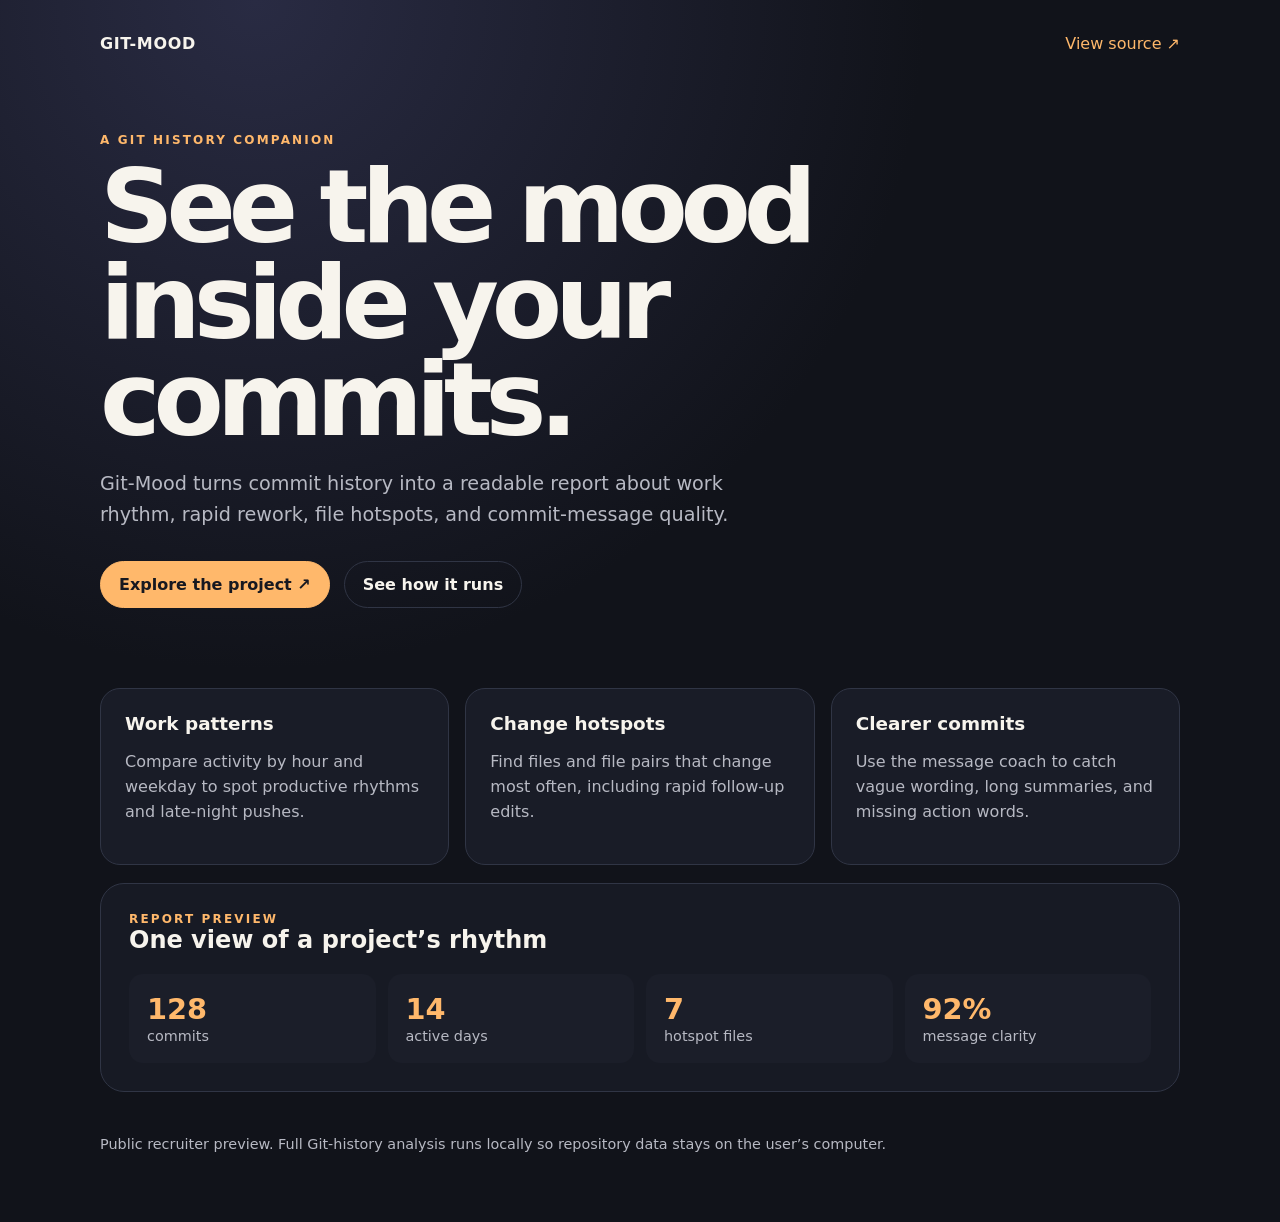
<file: index.html>
<!doctype html>
<html lang="en">
<head>
  <meta charset="utf-8">
  <meta name="viewport" content="width=device-width, initial-scale=1">
  <title>Git-Mood — Understand Your Git Patterns</title>
  <style>
    :root { color-scheme: dark; --ink:#f7f4ed; --muted:#b7b9c3; --bg:#11131a; --panel:#1b1e29; --accent:#ffb86b; --line:#303545; }
    * { box-sizing:border-box; }
    body { margin:0; font-family:Inter,ui-sans-serif,system-ui,-apple-system,"Segoe UI",sans-serif; color:var(--ink); background:radial-gradient(circle at 20% 0%,#292b43 0,transparent 42%),var(--bg); }
    main { width:min(1080px,calc(100% - 40px)); margin:auto; padding:34px 0 70px; }
    nav { display:flex; justify-content:space-between; align-items:center; margin-bottom:80px; }
    .brand { color:var(--ink); text-decoration:none; font-weight:800; letter-spacing:.04em; }
    nav a:last-child { color:var(--accent); text-decoration:none; }
    .eyebrow { color:var(--accent); letter-spacing:.18em; font-size:.75rem; font-weight:800; }
    h1 { max-width:760px; margin:12px 0 20px; font-size:clamp(3rem,8vw,6.7rem); line-height:.94; letter-spacing:-.07em; }
    .lead { max-width:650px; color:var(--muted); font-size:1.2rem; line-height:1.65; }
    .actions { display:flex; gap:14px; flex-wrap:wrap; margin:30px 0 80px; }
    .button { display:inline-block; padding:13px 18px; border:1px solid var(--accent); border-radius:999px; color:#171820; background:var(--accent); text-decoration:none; font-weight:800; }
    .button.secondary { color:var(--ink); background:transparent; border-color:var(--line); }
    .grid { display:grid; grid-template-columns:repeat(3,1fr); gap:16px; }
    .card { min-height:170px; padding:24px; background:rgba(27,30,41,.86); border:1px solid var(--line); border-radius:20px; }
    .card strong { display:block; margin-bottom:10px; font-size:1.15rem; }
    .card p { color:var(--muted); line-height:1.55; }
    .report { margin-top:18px; padding:28px; border:1px solid var(--line); border-radius:24px; background:#171a24; }
    .report h2 { margin-top:0; }
    .metrics { display:grid; grid-template-columns:repeat(4,1fr); gap:12px; }
    .metric { padding:18px; border-radius:14px; background:var(--panel); }
    .metric b { display:block; font-size:1.8rem; color:var(--accent); }
    .metric span { color:var(--muted); font-size:.9rem; }
    footer { margin-top:44px; color:var(--muted); font-size:.9rem; }
    @media (max-width:720px) { nav { margin-bottom:50px; } .grid,.metrics { grid-template-columns:1fr 1fr; } }
    @media (max-width:480px) { main { width:min(100% - 28px,1080px); } .grid,.metrics { grid-template-columns:1fr; } }
  </style>
</head>
<body>
  <main>
    <nav><a class="brand" href="./">GIT-MOOD</a><a href="https://github.com/byui-Hera/Git-Mood">View source ↗</a></nav>
    <section>
      <div class="eyebrow">A GIT HISTORY COMPANION</div>
      <h1>See the mood inside your commits.</h1>
      <p class="lead">Git-Mood turns commit history into a readable report about work rhythm, rapid rework, file hotspots, and commit-message quality.</p>
      <div class="actions"><a class="button" href="https://github.com/byui-Hera/Git-Mood">Explore the project ↗</a><a class="button secondary" href="https://github.com/byui-Hera/Git-Mood#run-the-tests">See how it runs</a></div>
    </section>
    <section class="grid" aria-label="Git-Mood features">
      <article class="card"><strong>Work patterns</strong><p>Compare activity by hour and weekday to spot productive rhythms and late-night pushes.</p></article>
      <article class="card"><strong>Change hotspots</strong><p>Find files and file pairs that change most often, including rapid follow-up edits.</p></article>
      <article class="card"><strong>Clearer commits</strong><p>Use the message coach to catch vague wording, long summaries, and missing action words.</p></article>
    </section>
    <section class="report" aria-label="Example report preview">
      <div class="eyebrow">REPORT PREVIEW</div><h2>One view of a project’s rhythm</h2>
      <div class="metrics"><div class="metric"><b>128</b><span>commits</span></div><div class="metric"><b>14</b><span>active days</span></div><div class="metric"><b>7</b><span>hotspot files</span></div><div class="metric"><b>92%</b><span>message clarity</span></div></div>
    </section>
    <footer>Public recruiter preview. Full Git-history analysis runs locally so repository data stays on the user’s computer.</footer>
  </main>
</body>
</html>
</file>
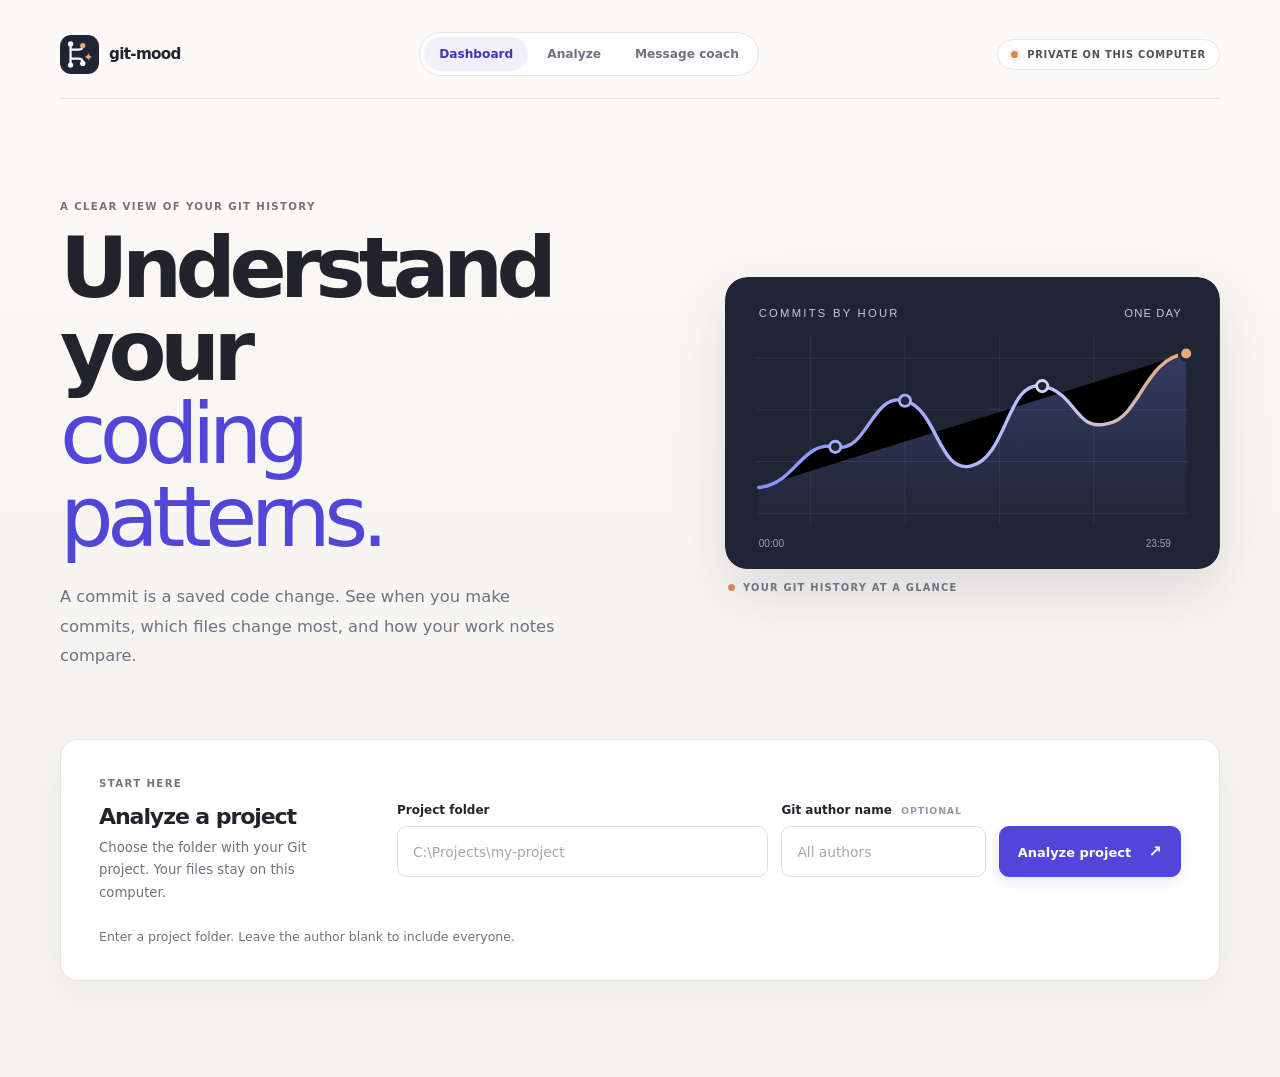
<file: website/index.html>
<!doctype html>
<html lang="en">
<head>
  <meta charset="utf-8">
  <meta name="viewport" content="width=device-width, initial-scale=1">
  <title>Git-Mood — Your Git Patterns</title>
  <meta name="theme-color" content="#4b43d1">
  <meta name="description" content="See patterns in your Git commits and work sessions with Git-Mood.">
  <link rel="icon" type="image/svg+xml" href="logo.svg?v=2">
  <link rel="stylesheet" href="style.css">
  <script src="app.js" defer></script>
</head>
<body>
  <main class="page">
    <div class="topbar">
      <a class="brand" href="./index.html#overview" aria-label="Git-Mood home">
        <img class="brand-logo" src="logo.svg?v=2" alt="">
        <span>git-mood</span>
      </a>
      <nav class="main-nav" aria-label="Main navigation">
        <a class="nav-link active" href="./index.html#overview" aria-current="page">Dashboard</a>
        <a class="nav-link" href="./index.html#analyze">Analyze</a>
        <a class="nav-link" href="./message-coach.html">Message coach</a>
      </nav>
      <span class="local-badge"><span class="local-dot"></span> PRIVATE ON THIS COMPUTER</span>
    </div>

    <header class="hero" id="overview">
      <div class="hero-copy">
      <p class="eyebrow">A CLEAR VIEW OF YOUR GIT HISTORY</p>
      <h1>Understand your<br><span>coding patterns.</span></h1>
      <p class="intro">A commit is a saved code change. See when you make commits, which files change most, and how your work notes compare.</p>
      </div>
      <div class="hero-visual" aria-hidden="true">
        <svg viewBox="0 0 440 260" role="presentation">
          <defs>
            <linearGradient id="signal-line" x1="30" y1="0" x2="405" y2="0" gradientUnits="userSpaceOnUse">
              <stop stop-color="#8A91FF"/>
              <stop offset=".72" stop-color="#C3C5FF"/>
              <stop offset="1" stop-color="#E9A875"/>
            </linearGradient>
            <linearGradient id="signal-fill" x1="220" y1="70" x2="220" y2="220" gradientUnits="userSpaceOnUse">
              <stop stop-color="#8187FF" stop-opacity=".22"/>
              <stop offset="1" stop-color="#8187FF" stop-opacity="0"/>
            </linearGradient>
          </defs>
          <rect width="440" height="260" rx="20" fill="#202536"/>
          <path d="M28 72H412M28 118H412M28 164H412M28 210H412" stroke="#FFFFFF" stroke-opacity=".08"/>
          <path d="M76 52V220M160 52V220M244 52V220M328 52V220" stroke="#FFFFFF" stroke-opacity=".06"/>
          <text x="30" y="36" fill="#C5C9D7" font-size="10" font-family="Arial, sans-serif" letter-spacing="2">COMMITS BY HOUR</text>
          <text x="355" y="36" fill="#C5C9D7" font-size="10" font-family="Arial, sans-serif" letter-spacing="1">ONE DAY</text>
          <path d="M30 187C62 185 68 145 98 151C127 157 130 102 160 110C189 118 190 175 219 168C251 160 251 91 282 97C314 103 310 139 342 130C369 123 374 72 410 68V220H30V187Z" fill="url(#signal-fill)"/>
          <path d="M30 187C62 185 68 145 98 151C127 157 130 102 160 110C189 118 190 175 219 168C251 160 251 91 282 97C314 103 310 139 342 130C369 123 374 72 410 68" stroke="url(#signal-line)" stroke-width="3" stroke-linecap="round"/>
          <circle cx="98" cy="151" r="5" fill="#202536" stroke="#A8ACFF" stroke-width="2.5"/>
          <circle cx="160" cy="110" r="5" fill="#202536" stroke="#A8ACFF" stroke-width="2.5"/>
          <circle cx="282" cy="97" r="5" fill="#202536" stroke="#D7D5FF" stroke-width="2.5"/>
          <circle cx="410" cy="68" r="6" fill="#E9A875" stroke="#202536" stroke-width="3"/>
          <text x="30" y="240" fill="#9DA3B4" font-size="9" font-family="Arial, sans-serif">00:00</text>
          <text x="374" y="240" fill="#9DA3B4" font-size="9" font-family="Arial, sans-serif">23:59</text>
        </svg>
        <div class="visual-caption"><span class="visual-caption-dot"></span><span>YOUR GIT HISTORY AT A GLANCE</span></div>
      </div>
    </header>

    <section id="analyze" class="panel form-panel" aria-labelledby="analyze-title">
      <div class="form-copy">
        <p class="eyebrow">START HERE</p>
        <h2 id="analyze-title">Analyze a project</h2>
        <p class="help">Choose the folder with your Git project. Your files stay on this computer.</p>
      </div>
      <form id="analyze-form">
        <div class="field">
          <label for="repo-path">Project folder</label>
          <input id="repo-path" name="repo" type="text" placeholder="C:\Projects\my-project" required>
        </div>
        <div class="field">
          <label for="author-name">Git author name <span>OPTIONAL</span></label>
          <input id="author-name" name="author" type="text" placeholder="All authors">
        </div>
        <button id="analyze-button" type="submit">Analyze project <span aria-hidden="true">↗</span></button>
      </form>
      <p id="status" class="status" role="status" aria-live="polite">Enter a project folder. Leave the author blank to include everyone.</p>
    </section>

    <section id="results" class="results hidden" aria-live="polite">
      <div class="section-heading">
        <div>
          <p class="eyebrow">YOUR REPORT</p>
          <h2>Commit summary</h2>
        </div>
        <p id="author-label" class="author-label"></p>
      </div>

      <div class="cards" aria-label="Repository summary">
        <article class="metric-card">
          <span class="metric-label">TOTAL COMMITS</span>
          <strong id="total-commits">0</strong>
          <small>In this project</small>
        </article>
        <article class="metric-card">
          <span class="metric-label">MAY BE A FIX</span>
          <strong id="bug-ratio">0%</strong>
          <small id="bug-ratio-detail">Based on words in commit messages</small>
        </article>
        <article class="metric-card metric-featured">
          <span class="metric-label">BUSIEST COMMIT HOUR</span>
          <strong id="peak-hour">—</strong>
          <small>When you made the most commits</small>
        </article>
        <article class="metric-card metric-risk">
          <span class="metric-label">POSSIBLE FIXES AT NIGHT</span>
          <strong id="after-midnight-share">—</strong>
          <small id="after-midnight-detail">From midnight to 5 AM</small>
        </article>
      </div>

      <section class="panel file-spread-panel" aria-labelledby="file-spread-title">
        <div class="table-heading">
          <div>
            <p class="eyebrow">A CLUE ABOUT TASK SWITCHING</p>
            <h3 id="file-spread-title">Files changed in the same hour</h3>
          </div>
          <span class="table-note">FILE ACTIVITY ONLY</span>
        </div>
        <p class="file-spread-intro">Git-Mood counts different files changed in each hour with commits. Four or more files is marked as a high-spread hour.</p>
        <div class="file-spread-summary">
          <div class="file-spread-number"><strong id="files-per-hour">—</strong><span>files per active hour</span></div>
          <p id="file-spread-note" class="file-spread-note">Analyze a project to see this report.</p>
        </div>
        <div id="file-spread-comparison" class="file-spread-comparison hidden">
          <p>Commit messages with fix words:</p>
          <div class="spread-rates">
            <div><span>4+ files in an hour</span><strong id="high-spread-rate">—</strong><small id="high-spread-detail"></small></div>
            <div><span>Fewer than 4 files</span><strong id="low-spread-rate">—</strong><small id="low-spread-detail"></small></div>
          </div>
        </div>
        <p class="file-spread-caution">Several files can be part of one task. Git cannot tell if you switched tasks or felt stressed. Use this as a clue, not a diagnosis.</p>
      </section>

      <section class="panel session-panel" aria-labelledby="session-title">
        <div class="table-heading">
          <div>
            <p class="eyebrow">YOUR WORK NOTES</p>
            <h3 id="session-title">Log a work session</h3>
          </div>
          <span class="table-note">SAVED IN YOUR BROWSER</span>
        </div>
        <p class="session-intro">Add how long you worked, how hard the task felt, and your mood. Git-Mood compares your notes with commits made during that time.</p>
        <form id="session-form" class="session-form">
          <div class="field">
            <label for="session-start">Start time</label>
            <input id="session-start" name="start" type="datetime-local" required>
          </div>
          <div class="field">
            <label for="session-duration">Time spent (minutes)</label>
            <input id="session-duration" name="duration" type="number" min="5" max="720" step="5" placeholder="60" required>
          </div>
          <div class="field">
            <label for="session-difficulty">Task difficulty</label>
            <select id="session-difficulty" name="difficulty" required>
              <option value="1">Very easy</option>
              <option value="2">Easy</option>
              <option value="3" selected>Medium</option>
              <option value="4">Hard</option>
              <option value="5">Very hard</option>
            </select>
          </div>
          <div class="field">
            <label for="session-mood">Your mood</label>
            <select id="session-mood" name="mood" required>
              <option value="energized">Energized</option>
              <option value="okay" selected>Okay</option>
              <option value="tired">Tired</option>
              <option value="stressed">Stressed</option>
            </select>
          </div>
          <button type="submit">Save work note</button>
        </form>
        <p id="session-status" class="status" role="status" aria-live="polite"></p>
        <div id="session-summary" class="session-summary" aria-live="polite"></div>
        <div id="session-list" class="session-list"></div>
      </section>

      <section class="rework-panel" aria-labelledby="rework-title">
        <div class="rework-stat">
        <p class="eyebrow">SAME FILE CHANGED AGAIN</p>
          <strong id="rework-rate">—</strong>
          <span id="rework-count">Checking changed files</span>
        </div>
        <div class="rework-copy">
          <h3 id="rework-title">A file changed again within 24 hours</h3>
          <p>This can be normal work. It does not always mean there was a bug.</p>
        </div>
      </section>

      <section class="insight-panel" aria-labelledby="insight-title">
        <div class="insight-symbol" aria-hidden="true">↗</div>
        <div>
          <p class="eyebrow" id="insight-title">ONE PATTERN</p>
          <p class="insight-copy" id="personal-insight">Analyze a project to see your patterns.</p>
        </div>
      </section>

      <div class="section-kicker"><span>YOUR COMMITS</span><span>WHEN YOU MADE THEM</span></div>
      <div class="chart-grid">
        <section class="panel chart-panel">
          <div class="chart-heading"><div><p class="eyebrow">TIME OF DAY</p><h3>Commits by hour</h3></div><span class="chart-unit">YOUR LOCAL TIME</span></div>
          <div id="hour-chart" class="chart"></div>
        </section>
        <section class="panel chart-panel">
          <div class="chart-heading"><div><p class="eyebrow">DAYS OF THE WEEK</p><h3>Commits by day</h3></div><span class="chart-unit">MON–SUN</span></div>
          <div id="day-chart" class="chart"></div>
        </section>
      </div>

      <section class="panel calendar-panel" aria-labelledby="calendar-title">
        <div class="table-heading">
          <div>
            <p class="eyebrow">YOUR CODING CALENDAR</p>
            <h3 id="calendar-title">Commits by day</h3>
          </div>
          <span id="calendar-range" class="table-note">Last 13 weeks</span>
        </div>
        <p class="calendar-help">Each square is one day. Darker squares mean more commits.</p>
        <div class="calendar-summary" aria-label="Calendar summary">
          <div><span>DAYS WITH COMMITS</span><strong id="active-days">—</strong></div>
          <div><span>MOST COMMITS IN ONE DAY</span><strong id="busiest-day">—</strong></div>
        </div>
        <div class="calendar-scroll">
          <div class="calendar-layout">
            <div class="calendar-weekdays" aria-hidden="true">
              <span>Sun</span><span></span><span>Tue</span><span></span><span>Thu</span><span></span><span>Sat</span>
            </div>
            <div id="commit-calendar" class="commit-calendar" role="group" aria-label="Commit count for each day in the last 13 weeks"></div>
          </div>
        </div>
        <div class="calendar-legend" aria-hidden="true">
          <span>Fewer</span><i class="level-0"></i><i class="level-1"></i><i class="level-2"></i><i class="level-3"></i><i class="level-4"></i><span>More</span>
        </div>
      </section>

      <section class="panel hotspot-panel" aria-labelledby="hotspot-title">
        <div class="table-heading">
          <div>
            <p class="eyebrow">FILES YOU WORK ON MOST</p>
            <h3 id="hotspot-title">Most changed files</h3>
          </div>
          <span class="table-note">UP TO 8 FILES</span>
        </div>
        <div id="hotspot-list" class="hotspot-list"></div>
      </section>

      <section class="panel connections-panel" aria-labelledby="connections-title">
        <div class="table-heading">
          <div>
            <p class="eyebrow">FILES IN THE SAME COMMIT</p>
            <h3 id="connections-title">Files often changed together</h3>
          </div>
          <span class="table-note">UP TO 8 PAIRS</span>
        </div>
        <p class="connections-help">Each row shows two files that appeared together in a commit. This can hint that the files are related.</p>
        <div id="file-pairs" class="file-pairs"></div>
        <p class="connections-caution">This only shows what was saved together. It does not prove the files depend on each other.</p>
      </section>

      <section class="panel commit-panel">
        <div class="table-heading"><div><p class="eyebrow">YOUR HISTORY</p><h3>Recent commits</h3></div><span class="table-note">Fix labels are guesses</span></div>
        <div class="table-wrap">
          <table>
            <thead><tr><th>Date and time</th><th>Commit message</th><th>Lines added / removed</th></tr></thead>
            <tbody id="commit-list"></tbody>
          </table>
        </div>
      </section>
      <p class="disclaimer">Git-Mood guesses possible fixes from commit messages. Commit times may not match your work hours. Your work notes are saved in this browser. These patterns do not prove that mood or work time caused a bug.</p>
    </section>
  </main>
</body>
</html>
</file>
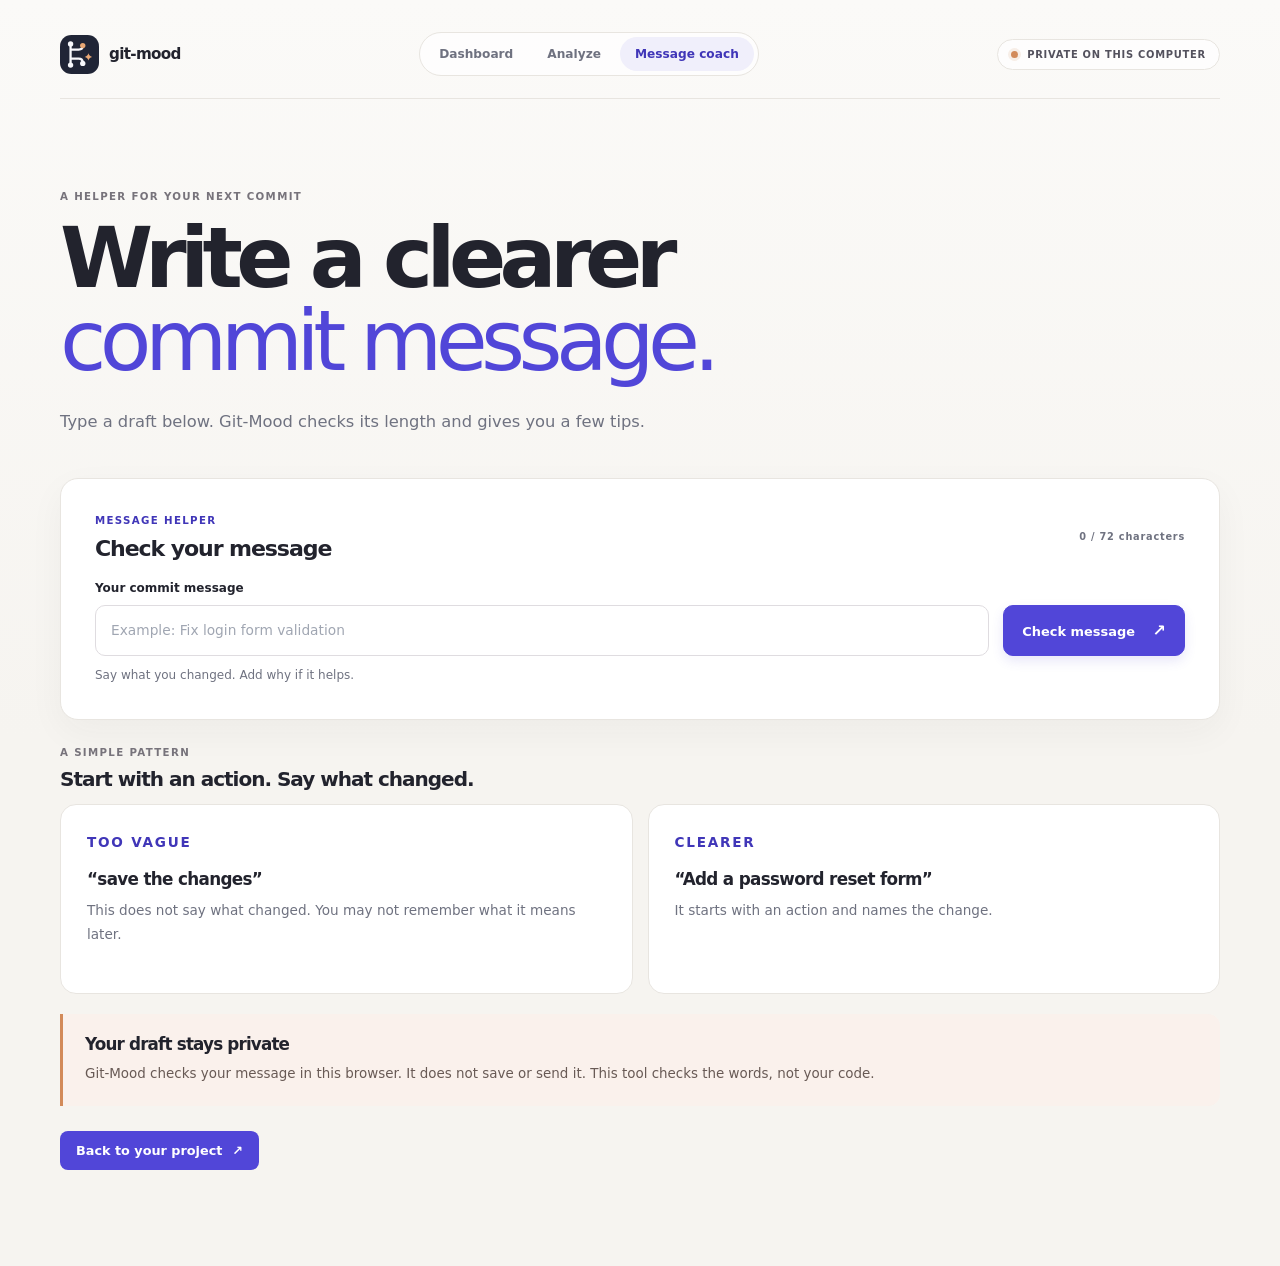
<file: website/message-coach.html>
<!doctype html>
<html lang="en">
<head>
  <meta charset="utf-8">
  <meta name="viewport" content="width=device-width, initial-scale=1">
  <title>Commit Message Coach — Git-Mood</title>
  <meta name="theme-color" content="#4b43d1">
  <meta name="description" content="Make Git commit messages easier to understand with the Git-Mood Commit Message Coach.">
  <link rel="icon" type="image/svg+xml" href="logo.svg?v=2">
  <link rel="stylesheet" href="style.css">
  <script src="message-coach.js" defer></script>
</head>
<body>
  <main class="page">
    <div class="topbar">
      <a class="brand" href="./index.html#overview" aria-label="Git-Mood home">
        <img class="brand-logo" src="logo.svg?v=2" alt="">
        <span>git-mood</span>
      </a>
      <nav class="main-nav" aria-label="Main navigation">
        <a class="nav-link" href="./index.html#overview">Dashboard</a>
        <a class="nav-link" href="./index.html#analyze">Analyze</a>
        <a class="nav-link active" href="./message-coach.html" aria-current="page">Message coach</a>
      </nav>
      <span class="local-badge"><span class="local-dot"></span> PRIVATE ON THIS COMPUTER</span>
    </div>

    <header class="method-hero">
      <p class="eyebrow">A HELPER FOR YOUR NEXT COMMIT</p>
      <h1>Write a clearer<br><span>commit message.</span></h1>
      <p class="intro">Type a draft below. Git-Mood checks its length and gives you a few tips.</p>
    </header>

    <section class="panel coach-panel" aria-labelledby="coach-title">
      <div class="coach-heading">
        <div>
          <p class="eyebrow">MESSAGE HELPER</p>
          <h2 id="coach-title">Check your message</h2>
        </div>
        <span id="message-count" class="table-note">0 / 72 characters</span>
      </div>
      <form id="coach-form" class="coach-form">
        <label for="commit-message">Your commit message</label>
        <input id="commit-message" name="message" type="text" maxlength="120" placeholder="Example: Fix login form validation" autocomplete="off" required>
        <p class="coach-help">Say what you changed. Add why if it helps.</p>
        <button type="submit">Check message <span aria-hidden="true">↗</span></button>
      </form>
      <section id="coach-results" class="coach-results hidden" aria-live="polite" aria-labelledby="coach-results-title">
        <h3 id="coach-results-title">Suggestions</h3>
        <ul id="coach-checklist" class="coach-checklist"></ul>
      </section>
    </section>

    <section class="coach-examples" aria-label="Commit message examples">
      <div class="table-heading">
        <div><p class="eyebrow">A SIMPLE PATTERN</p><h2>Start with an action. Say what changed.</h2></div>
      </div>
      <div class="method-grid">
        <article class="method-card">
          <p class="eyebrow">TOO VAGUE</p>
          <h3>“save the changes”</h3>
          <p>This does not say what changed. You may not remember what it means later.</p>
        </article>
        <article class="method-card">
          <p class="eyebrow">CLEARER</p>
          <h3>“Add a password reset form”</h3>
          <p>It starts with an action and names the change.</p>
        </article>
      </div>
    </section>

    <aside class="method-note">
      <h2>Your draft stays private</h2>
      <p>Git-Mood checks your message in this browser. It does not save or send it. This tool checks the words, not your code.</p>
    </aside>

    <a class="method-cta" href="./index.html#analyze">Back to your project <span aria-hidden="true">↗</span></a>
  </main>
</body>
</html>
</file>
<file: website/style.css>
:root {
  color-scheme: light;
  --ink: #22232d;
  --muted: #6f7280;
  --paper: #f6f4f0;
  --card: #ffffff;
  --line: #e8e5e0;
  --accent: #5146d8;
  --accent-dark: #4036b8;
  --accent-soft: #f0effb;
  --risk: #a65b3d;
  --risk-soft: #faf1ec;
  --shadow: 0 12px 36px rgba(39, 36, 54, .045);
}

* { box-sizing: border-box; }
html { scroll-behavior: smooth; }
body {
  margin: 0;
  color: var(--ink);
  background: linear-gradient(180deg, #fbfaf8 0, var(--paper) 46rem);
  font-family: Inter, ui-sans-serif, system-ui, -apple-system, BlinkMacSystemFont, "Segoe UI", sans-serif;
  -webkit-font-smoothing: antialiased;
  text-rendering: optimizeLegibility;
}
button, input { font: inherit; }
.page { width: min(1160px, calc(100% - 64px)); margin: 0 auto; padding: 32px 0 96px; }
.topbar { display: flex; align-items: center; justify-content: space-between; padding-bottom: 22px; border-bottom: 1px solid var(--line); }
.brand { display: inline-flex; align-items: center; gap: 10px; color: var(--ink); font-size: .95rem; font-weight: 740; letter-spacing: -.045em; text-decoration: none; }
.brand-logo { display: block; width: 39px; height: 39px; flex: 0 0 auto; }
.main-nav { display: flex; align-items: center; gap: 4px; border: 1px solid var(--line); border-radius: 999px; padding: 4px; background: rgba(255,255,255,.72); }
.nav-link { border-radius: 999px; padding: 10px 15px; color: var(--muted); font-size: .76rem; font-weight: 630; text-decoration: none; transition: color .18s ease, background .18s ease; }
.nav-link:hover, .nav-link:focus-visible { color: var(--accent-dark); background: var(--accent-soft); }
.nav-link:focus-visible { outline: 2px solid var(--accent); outline-offset: 2px; }
.nav-link.active { color: var(--accent-dark); background: var(--accent-soft); }
.local-badge { display: inline-flex; align-items: center; gap: 9px; border: 1px solid var(--line); border-radius: 99px; padding: 9px 13px; color: #53515d; background: rgba(255,255,255,.72); font-size: .62rem; font-weight: 720; letter-spacing: .075em; }
.local-dot { width: 7px; height: 7px; border-radius: 50%; background: #d28a59; box-shadow: 0 0 0 3px #f7eee7; }
.hero { display: grid; grid-template-columns: minmax(0, 1fr) minmax(350px, .86fr); align-items: center; gap: clamp(48px, 7vw, 92px); padding: clamp(68px, 8vw, 100px) 0 68px; }
.hero-copy { min-width: 0; }
.hero h1 span { color: var(--accent); font-weight: 540; }
.hero-visual { min-width: 0; }
.hero-visual svg { display: block; width: 100%; height: auto; border-radius: 22px; box-shadow: 0 24px 56px rgba(32, 37, 54, .12); }
.visual-caption { display: flex; align-items: center; gap: 8px; margin: 13px 3px 0; color: var(--muted); font-size: .62rem; font-weight: 720; letter-spacing: .12em; }
.visual-caption-dot { width: 7px; height: 7px; border-radius: 50%; background: #d28a59; }
.eyebrow { margin: 0 0 13px; color: #77737b; font-size: .64rem; font-weight: 740; letter-spacing: .13em; line-height: 1.5; text-transform: uppercase; }
h1, h2, h3 { font-family: inherit; }
h1 { margin: 0; font-size: clamp(3.4rem, 6.6vw, 5.4rem); font-weight: 620; letter-spacing: -.078em; line-height: .98; }
h2 { margin: 0 0 10px; font-size: 1.38rem; font-weight: 680; letter-spacing: -.05em; }
h3 { margin: 0; font-size: 1.08rem; font-weight: 680; letter-spacing: -.04em; }
.intro { max-width: 500px; margin: 24px 0 0; color: var(--muted); font-size: 1.02rem; line-height: 1.8; }
.panel { border: 1px solid var(--line); border-radius: 18px; background: var(--card); box-shadow: var(--shadow); }
.form-panel { display: grid; grid-template-columns: 250px minmax(0, 1fr); align-items: center; gap: 24px 48px; padding: 36px 38px; }
.form-copy h2 { margin-bottom: 8px; }
.help { max-width: 265px; margin: 0; color: var(--muted); font-size: .83rem; line-height: 1.7; }
form { display: grid; grid-template-columns: minmax(180px, 1fr) minmax(140px, .55fr) auto; align-items: end; gap: 13px; }
.field { display: grid; gap: 9px; }
label { font-size: .75rem; font-weight: 680; }
label span { margin-left: 5px; color: #9299a6; font-size: .59rem; font-weight: 680; letter-spacing: .09em; }
input { width: 100%; min-height: 51px; border: 1px solid #dfdce0; border-radius: 10px; padding: 0 15px; color: var(--ink); background: #fff; font-size: .86rem; transition: border-color .18s ease, box-shadow .18s ease, background .18s ease; }
select { width: 100%; min-height: 51px; border: 1px solid #dfdce0; border-radius: 10px; padding: 0 13px; color: var(--ink); background: #fff; font-size: .86rem; }
input::placeholder { color: #a0a6b2; }
input:hover { border-color: #b9bfcc; }
input:focus-visible { outline: 3px solid color-mix(in srgb, var(--accent) 17%, transparent); border-color: var(--accent); }
select:focus-visible { outline: 3px solid color-mix(in srgb, var(--accent) 17%, transparent); border-color: var(--accent); }
button { min-height: 51px; border: 1px solid var(--accent); border-radius: 10px; padding: 0 18px; color: white; background: var(--accent); font-size: .81rem; font-weight: 680; cursor: pointer; white-space: nowrap; box-shadow: 0 5px 12px rgba(75,67,209,.13); transition: background .18s ease, transform .18s ease, box-shadow .18s ease; }
button:hover { border-color: var(--accent-dark); background: var(--accent-dark); box-shadow: 0 8px 18px rgba(75,67,209,.23); transform: translateY(-1px); }
button:active { transform: translateY(0); }
button:focus-visible { outline: 3px solid color-mix(in srgb, var(--accent) 25%, transparent); outline-offset: 2px; }
button:disabled { opacity: .65; cursor: wait; }
button span { margin-left: 13px; font-size: 1rem; }
.status { grid-column: 1 / -1; min-height: 1.25em; margin: 0; color: var(--muted); font-size: .78rem; }
.status.error { color: var(--risk); }
.results { margin-top: 78px; }
.hidden { display: none; }
.section-heading { display: flex; align-items: end; justify-content: space-between; gap: 16px; margin-bottom: 21px; }
.section-heading h2 { margin: 0; font-size: 1.75rem; letter-spacing: -.055em; }
.author-label { margin: 0 0 3px; border: 1px solid var(--line); border-radius: 99px; padding: 8px 12px; color: #535d70; background: var(--card); font-size: .73rem; }
.cards { display: grid; grid-template-columns: repeat(4, minmax(0, 1fr)); gap: 16px; margin-bottom: 27px; }
.metric-card { min-height: 170px; display: flex; flex-direction: column; align-items: flex-start; border: 1px solid var(--line); border-radius: 16px; padding: 23px 23px 20px; background: var(--card); box-shadow: none; }
.metric-label { color: #77737b; font-size: .61rem; font-weight: 740; letter-spacing: .095em; line-height: 1.5; }
.metric-card strong { margin: 22px 0 10px; font-size: clamp(1.75rem, 3.3vw, 2.35rem); font-weight: 620; letter-spacing: -.075em; line-height: 1; }
.metric-card small { margin-top: auto; color: var(--muted); font-size: .7rem; line-height: 1.55; }
.metric-featured { border-color: #e2def8; background: linear-gradient(145deg, #f7f6ff, #fff 88%); }
.metric-featured .metric-label { color: var(--accent-dark); }
.metric-risk { border-color: #efe2da; background: linear-gradient(145deg, #fcf7f4, #fff 90%); }
.metric-risk .metric-label { color: var(--risk); }
.file-spread-panel { margin: 0 0 17px; padding: 27px 29px; }
.file-spread-panel .table-heading { margin-bottom: 8px; }
.file-spread-intro { max-width: 760px; margin: 0 0 18px; color: var(--muted); font-size: .8rem; line-height: 1.65; }
.file-spread-summary { display: flex; align-items: center; gap: 24px; }
.file-spread-number { display: grid; gap: 4px; min-width: 145px; }
.file-spread-number strong { color: var(--accent-dark); font-size: 2rem; font-weight: 650; letter-spacing: -.06em; }
.file-spread-number span { color: var(--muted); font-size: .7rem; }
.file-spread-note { margin: 0; color: var(--muted); font-size: .76rem; line-height: 1.65; }
.file-spread-comparison { margin-top: 20px; border-top: 1px solid var(--line); padding-top: 17px; }
.file-spread-comparison > p { margin: 0 0 11px; color: var(--ink); font-size: .76rem; font-weight: 650; }
.spread-rates { display: grid; grid-template-columns: repeat(2, minmax(0, 1fr)); gap: 12px; }
.spread-rates > div { display: grid; gap: 5px; border: 1px solid var(--line); border-radius: 11px; padding: 13px 15px; background: #fcfbfa; }
.spread-rates span { color: var(--muted); font-size: .68rem; }
.spread-rates strong { color: var(--ink); font-size: 1.25rem; font-weight: 650; }
.spread-rates small { color: var(--muted); font-size: .65rem; }
.file-spread-caution { margin: 18px 0 0; color: var(--muted); font-size: .7rem; line-height: 1.65; }
.rework-panel { display: grid; grid-template-columns: minmax(180px, .55fr) minmax(0, 1fr); align-items: center; gap: 24px; margin: 0 0 17px; border: 1px solid var(--line); border-radius: 16px; padding: 25px 27px; background: #fff; box-shadow: var(--shadow); }
.rework-stat { display: grid; gap: 8px; }
.rework-stat .eyebrow { margin: 0; color: var(--accent-dark); }
.rework-stat strong { font-size: 2rem; font-weight: 650; letter-spacing: -.07em; line-height: 1; }
.rework-stat span { color: var(--muted); font-size: .7rem; line-height: 1.5; }
.rework-copy { border-left: 1px solid var(--line); padding-left: 25px; }
.rework-copy h3 { margin-bottom: 7px; }
.rework-copy p { max-width: 620px; margin: 0; color: var(--muted); font-size: .8rem; line-height: 1.65; }
.insight-panel { display: grid; grid-template-columns: 42px minmax(0, 1fr); align-items: center; gap: 16px; margin-bottom: 48px; border: 1px solid #e5e1f4; border-left: 3px solid var(--accent); border-radius: 14px; padding: 22px 25px; background: #fbfaff; }
.insight-symbol { display: grid; width: 38px; height: 38px; place-items: center; border-radius: 11px; color: var(--accent); background: #e9e8ff; font-size: 1.15rem; font-weight: 650; }
.insight-panel .eyebrow { margin-bottom: 6px; color: var(--accent-dark); }
.insight-copy { max-width: 850px; margin: 0; color: var(--ink); font-size: .87rem; line-height: 1.7; }
.section-kicker { display: flex; justify-content: space-between; gap: 16px; margin: 0 2px 13px; color: #737c8c; font-size: .62rem; font-weight: 740; letter-spacing: .12em; }
.chart-grid { display: grid; grid-template-columns: 1fr 1fr; gap: 18px; }
.chart-panel { min-width: 0; padding: 29px 29px 31px; }
.chart-heading, .table-heading { display: flex; align-items: center; justify-content: space-between; gap: 12px; margin-bottom: 25px; }
.chart-heading .eyebrow, .table-heading .eyebrow { margin-bottom: 7px; }
.chart-unit, .table-note { color: var(--muted); font-size: .61rem; font-weight: 680; letter-spacing: .08em; }
.chart { display: grid; gap: 15px; }
.chart-row { display: grid; grid-template-columns: 54px minmax(40px, 1fr); gap: 6px 12px; align-items: center; }
.chart-label { color: #596477; font-size: .72rem; font-weight: 560; }
.bar-track { height: 8px; border-radius: 99px; overflow: hidden; background: #eceef4; }
.bar { height: 100%; min-width: 2px; border-radius: 99px; background: linear-gradient(90deg, #5146d8, #a59ef0); }
.chart-detail { grid-column: 2; color: #8991a0; font-size: .65rem; }
.calendar-panel { margin-top: 18px; padding: 29px; }
.calendar-panel .table-heading { margin-bottom: 8px; }
.calendar-help { margin: 0 0 18px; color: var(--muted); font-size: .78rem; line-height: 1.6; }
.calendar-summary { display: flex; gap: 28px; margin-bottom: 20px; }
.calendar-summary > div { display: grid; gap: 5px; }
.calendar-summary span { color: var(--muted); font-size: .58rem; font-weight: 740; letter-spacing: .08em; }
.calendar-summary strong { font-size: 1.25rem; font-weight: 650; }
.calendar-scroll { overflow-x: auto; padding: 2px 0 5px; }
.calendar-layout { display: flex; align-items: flex-start; gap: 9px; width: max-content; min-width: 100%; }
.calendar-weekdays { display: grid; grid-template-rows: repeat(7, 13px); gap: 4px; color: var(--muted); font-size: .56rem; line-height: 13px; }
.commit-calendar { display: grid; grid-auto-flow: column; grid-template-rows: repeat(7, 13px); grid-auto-columns: 13px; gap: 4px; }
.calendar-day, .calendar-legend i { display: block; width: 13px; height: 13px; border-radius: 4px; }
.calendar-day { border: 1px solid rgba(46, 39, 96, .04); }
.calendar-day:hover { outline: 2px solid var(--ink); outline-offset: 1px; }
.level-0 { background: #eeedf1; }
.level-1 { background: #d9d5f4; }
.level-2 { background: #b7aeeb; }
.level-3 { background: #8878db; }
.level-4 { background: #5146d8; }
.calendar-legend { display: flex; align-items: center; justify-content: flex-end; gap: 5px; margin-top: 13px; color: var(--muted); font-size: .62rem; }
.calendar-legend span:first-child { margin-right: 3px; }
.calendar-legend span:last-child { margin-left: 3px; }
.hotspot-panel { margin-top: 16px; padding: 26px 27px 25px; }
.hotspot-list { display: grid; grid-template-columns: repeat(2, minmax(0, 1fr)); gap: 18px 30px; }
.hotspot-row { min-width: 0; display: grid; gap: 8px; }
.hotspot-top { display: flex; align-items: baseline; justify-content: space-between; gap: 12px; }
.hotspot-name { min-width: 0; overflow-wrap: anywhere; color: #424b5e; font-family: ui-monospace, SFMono-Regular, Consolas, monospace; font-size: .72rem; }
.hotspot-count { flex: 0 0 auto; color: var(--muted); font-size: .66rem; white-space: nowrap; }
.hotspot-bar { height: 6px; border-radius: 99px; overflow: hidden; background: #eceef4; }
.hotspot-bar span { display: block; height: 100%; min-width: 2px; border-radius: inherit; background: linear-gradient(90deg, #5146d8, #a59ef0); }
.hotspot-detail { color: #8991a0; font-size: .64rem; }
.hotspot-empty { grid-column: 1 / -1; margin: 0; color: var(--muted); font-size: .8rem; }
.connections-panel { margin-top: 16px; padding: 26px 27px 23px; }
.connections-panel .table-heading { margin-bottom: 9px; }
.connections-help, .connections-caution { margin: 0; color: var(--muted); font-size: .75rem; line-height: 1.65; }
.file-pairs { display: grid; gap: 8px; margin-top: 15px; }
.file-pair-row { display: flex; align-items: center; justify-content: space-between; gap: 14px; border: 1px solid var(--line); border-radius: 10px; padding: 12px 14px; background: #fcfbfa; }
.file-pair-names { min-width: 0; display: flex; align-items: center; flex-wrap: wrap; gap: 8px; }
.file-pair-names code { overflow-wrap: anywhere; color: #424b5e; font-family: ui-monospace, SFMono-Regular, Consolas, monospace; font-size: .71rem; }
.file-pair-names > span { color: var(--accent); font-size: .75rem; font-weight: 700; }
.file-pair-count { flex: 0 0 auto; color: var(--muted); font-size: .68rem; white-space: nowrap; }
.connections-caution { margin-top: 14px; font-size: .68rem; }
.session-panel { margin-top: 16px; padding: 26px 27px; }
.session-panel .table-heading { margin-bottom: 10px; }
.session-intro { max-width: 820px; margin: 0 0 20px; color: var(--muted); font-size: .8rem; line-height: 1.7; }
.session-form { grid-template-columns: repeat(2, minmax(0, 1fr)); align-items: end; margin-bottom: 13px; }
.session-form button { justify-self: start; }
.session-panel .status { margin: 0 0 12px; }
.session-summary { display: grid; grid-template-columns: repeat(3, minmax(0, 1fr)); gap: 10px; margin: 14px 0; }
.session-summary-item { display: grid; gap: 8px; border: 1px solid var(--line); border-radius: 9px; padding: 13px 15px; background: #fafbfc; }
.session-summary-item span { color: var(--muted); font-size: .59rem; font-weight: 740; letter-spacing: .09em; }
.session-summary-item strong { font-size: 1.25rem; font-weight: 650; letter-spacing: -.04em; }
.session-pattern { grid-column: 1 / -1; margin: 2px 0 4px; color: var(--muted); font-size: .75rem; line-height: 1.7; }
.session-list { display: grid; gap: 9px; margin-top: 13px; }
.session-row { display: flex; align-items: center; justify-content: space-between; gap: 16px; border-top: 1px solid var(--line); padding: 13px 0 4px; }
.session-row-main { display: grid; gap: 5px; }
.session-row-main strong { font-size: .79rem; font-weight: 680; }
.session-row-main span { color: var(--muted); font-size: .7rem; line-height: 1.5; }
.session-row-main .session-match { color: var(--accent-dark); }
.session-remove { min-height: 34px; flex: 0 0 auto; border-color: var(--line); padding: 0 11px; color: var(--muted); background: #fff; box-shadow: none; font-size: .68rem; }
.session-remove:hover { border-color: #c6cada; color: var(--ink); background: #f7f8fa; box-shadow: none; }
.session-empty { margin: 0; border-top: 1px solid var(--line); padding-top: 14px; color: var(--muted); font-size: .76rem; line-height: 1.65; }
.method-hero { padding: clamp(54px, 8vw, 90px) 0 42px; }
.method-hero h1 { max-width: 850px; }
.method-hero h1 span { color: var(--accent); font-weight: 540; }
.method-hero .intro { max-width: 660px; }
.method-grid { display: grid; grid-template-columns: repeat(2, minmax(0, 1fr)); gap: 15px; }
.method-card { min-height: 190px; border: 1px solid var(--line); border-radius: 16px; padding: 26px; background: var(--card); box-shadow: none; }
.method-card .eyebrow { margin-bottom: 14px; color: var(--accent-dark); }
.method-card h2 { margin-bottom: 10px; font-size: 1.13rem; }
.method-card p { margin: 0; color: var(--muted); font-size: .85rem; line-height: 1.75; }
.method-note { margin-top: 20px; border-left: 3px solid #d28a59; border-radius: 0 12px 12px 0; padding: 20px 22px; background: var(--risk-soft); }
.method-note h2 { margin-bottom: 8px; font-size: 1.05rem; }
.method-note p { max-width: 850px; margin: 0; color: #685a55; font-size: .84rem; line-height: 1.75; }
.method-cta { display: inline-flex; align-items: center; gap: 10px; margin-top: 25px; border-radius: 8px; padding: 12px 16px; color: #fff; background: var(--accent); font-size: .8rem; font-weight: 670; text-decoration: none; }
.method-cta:hover { background: var(--accent-dark); }
.coach-panel { padding: 34px; }
.coach-heading { display: flex; align-items: center; justify-content: space-between; gap: 16px; margin-bottom: 20px; }
.coach-heading .eyebrow { margin-bottom: 7px; color: var(--accent-dark); }
.coach-heading h2 { margin: 0; }
.coach-form { display: grid; grid-template-columns: minmax(0, 1fr) auto; align-items: end; gap: 10px 14px; }
.coach-form label { grid-column: 1 / -1; }
.coach-form input { grid-column: 1; }
.coach-form button { grid-column: 2; grid-row: 2; }
.coach-help { grid-column: 1 / -1; margin: 0; color: var(--muted); font-size: .75rem; line-height: 1.6; }
.coach-results { margin-top: 24px; border-top: 1px solid var(--line); padding-top: 19px; }
.coach-results h3 { margin-bottom: 13px; }
.coach-checklist { display: grid; gap: 9px; margin: 0; padding: 0; list-style: none; }
.coach-check { display: flex; align-items: flex-start; gap: 10px; color: #4d5668; font-size: .8rem; line-height: 1.55; }
.coach-check > span:first-child { display: inline-grid; width: 20px; height: 20px; flex: 0 0 auto; place-items: center; border-radius: 6px; font-weight: 750; }
.coach-check.good > span:first-child { color: #fff; background: #4b43d1; }
.coach-check.needs-work > span:first-child { color: var(--risk); background: var(--risk-soft); }
.coach-examples { margin-top: 25px; }
.coach-examples .table-heading { margin-bottom: 13px; }
.coach-examples .table-heading h2 { margin: 0; font-size: 1.25rem; }
.method-card h3 { margin: 0 0 10px; font-size: 1.05rem; }
.commit-panel { margin-top: 16px; padding: 26px 27px 10px; }
.table-heading { margin-bottom: 15px; }
.table-wrap { max-height: 480px; overflow: auto; }
table { width: 100%; border-collapse: collapse; text-align: left; }
th, td { padding: 14px 10px; border-bottom: 1px solid #edf0f4; vertical-align: top; }
th { position: sticky; top: 0; color: var(--muted); background: var(--card); font-size: .62rem; font-weight: 740; letter-spacing: .09em; text-transform: uppercase; }
td { color: #303748; font-size: .78rem; line-height: 1.5; }
td:first-child, td:last-child { white-space: nowrap; }
tbody tr:hover { background: #fafaff; }
.fix-tag { display: inline-block; margin-left: 8px; border-radius: 5px; padding: 4px 7px; color: var(--risk); background: var(--risk-soft); font-size: .6rem; font-weight: 680; white-space: nowrap; }
.rework-tag { display: inline-block; margin-left: 8px; border-radius: 5px; padding: 4px 7px; color: var(--accent-dark); background: var(--accent-soft); font-size: .6rem; font-weight: 680; white-space: nowrap; }
.disclaimer { max-width: 880px; margin: 19px auto 0; color: var(--muted); font-size: .72rem; line-height: 1.75; text-align: center; }

@media (max-width: 900px) {
  .page { width: min(100% - 44px, 760px); padding-top: 26px; }
  .hero { grid-template-columns: 1fr; gap: 31px; padding: 48px 0 42px; }
  .hero-visual { width: min(100%, 560px); }
  .form-panel { grid-template-columns: 1fr; gap: 23px; }
  .help { max-width: 420px; }
  form { grid-template-columns: minmax(0, 1fr) minmax(0, .7fr) auto; }
  .cards { grid-template-columns: repeat(2, minmax(0, 1fr)); }
  .chart-grid { grid-template-columns: 1fr; gap: 14px; }
}

@media (max-width: 560px) {
  .page { width: calc(100% - 30px); padding: 19px 0 52px; }
  .topbar { padding-bottom: 16px; }
  .brand-logo { width: 33px; height: 33px; }
  .local-badge { padding: 7px 9px; font-size: .55rem; }
  .main-nav { gap: 1px; }
  .nav-link { padding: 8px 7px; font-size: .65rem; }
  .topbar > .local-badge { display: none; }
  .hero { gap: 25px; padding: 42px 0 33px; }
  h1 { font-size: clamp(2.9rem, 13vw, 3.7rem); }
  .intro { margin-top: 17px; font-size: .92rem; }
  .hero-visual svg { border-radius: 15px; }
  .form-panel { padding: 21px; }
  form { grid-template-columns: 1fr; }
  form button { grid-column: auto; }
  .results { margin-top: 48px; }
  .section-heading { align-items: flex-start; gap: 12px; }
  .section-heading h2 { font-size: 1.42rem; }
  .author-label { max-width: 42%; overflow-wrap: anywhere; text-align: center; }
  .cards { gap: 10px; margin-bottom: 19px; }
  .metric-card { min-height: 142px; padding: 16px; }
  .metric-label { font-size: .57rem; letter-spacing: .08em; }
  .metric-card strong { margin-top: 18px; font-size: 1.75rem; }
  .metric-card small { font-size: .66rem; }
  .file-spread-panel { padding: 20px 17px; }
  .spread-rates { grid-template-columns: 1fr; }
  .insight-panel { grid-template-columns: 34px minmax(0, 1fr); gap: 12px; margin-bottom: 33px; padding: 15px; }
  .rework-panel { grid-template-columns: 1fr; gap: 14px; padding: 18px; }
  .rework-copy { border-left: 0; border-top: 1px solid var(--line); padding: 14px 0 0; }
  .insight-symbol { width: 32px; height: 32px; }
  .insight-copy { font-size: .81rem; }
  .section-kicker { font-size: .55rem; letter-spacing: .09em; }
  .section-kicker span:last-child { text-align: right; }
  .chart-panel, .commit-panel { padding: 20px 17px; }
  .calendar-panel { padding: 20px 17px; }
  .calendar-summary { gap: 20px; }
  .session-panel { padding: 20px 17px; }
  .session-form { grid-template-columns: 1fr; }
  .session-summary { grid-template-columns: 1fr; }
  .session-row { align-items: flex-start; }
  .hotspot-panel { padding: 20px 17px; }
  .hotspot-list { grid-template-columns: 1fr; gap: 15px; }
  .connections-panel { padding: 20px 17px; }
  .file-pair-row { align-items: flex-start; flex-direction: column; gap: 7px; }
  .method-hero { padding: 42px 0 30px; }
  .coach-panel { padding: 20px 17px; }
  .coach-form { grid-template-columns: 1fr; }
  .coach-form label, .coach-form input, .coach-form button, .coach-help { grid-column: 1; grid-row: auto; }
  .coach-form button { justify-self: start; }
  .method-grid { grid-template-columns: 1fr; gap: 11px; }
  .method-card { min-height: 0; padding: 20px; }
  .chart-heading, .table-heading { margin-bottom: 20px; }
  .table-note { max-width: 115px; text-align: right; line-height: 1.5; }
  .table-wrap { margin: 0 -5px; }
  table { min-width: 470px; }
  th, td { padding: 12px 8px; }
}

@media (prefers-reduced-motion: reduce) {
  *, *::before, *::after { scroll-behavior: auto !important; transition-duration: .01ms !important; }
}
</file>
